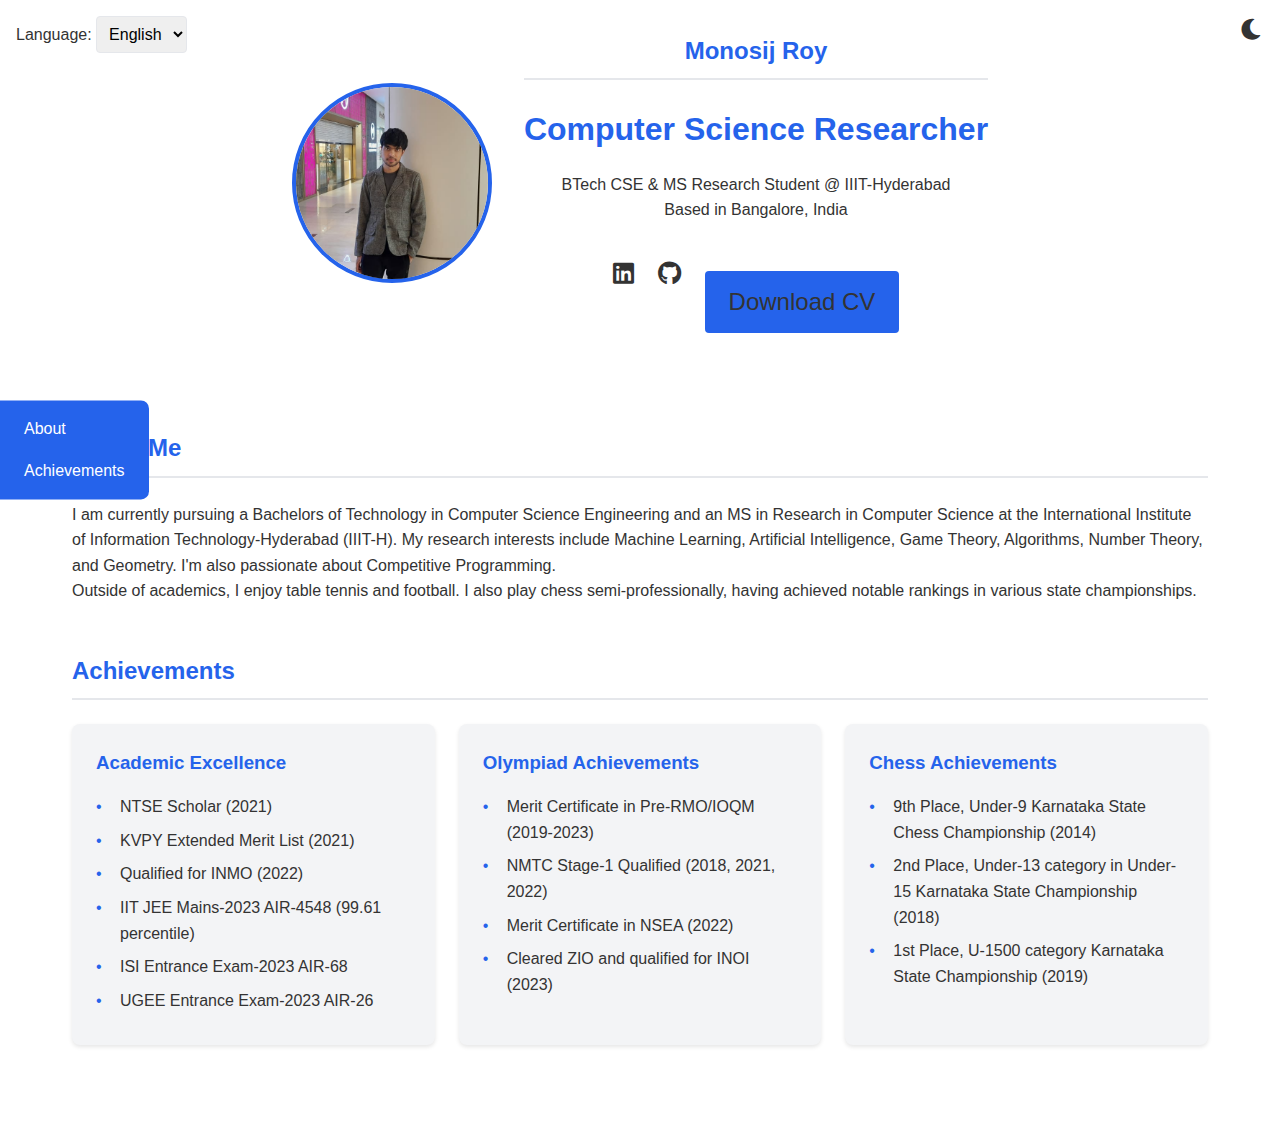
<file: index.html>
<!DOCTYPE html>
<html lang="en">
<head>
    <meta charset="UTF-8">
    <meta name="viewport" content="width=device-width, initial-scale=1.0">
    <title>Personal Portfolio</title>
    <link href="https://cdnjs.cloudflare.com/ajax/libs/font-awesome/6.0.0/css/all.min.css" rel="stylesheet">
    <style>
        :root {
            --primary-color: #2563eb;
            --text-color: #333;
            --bg-color: #fff;
            --card-bg: #f3f4f6;
            --border-color: #e5e7eb;
        }

        [data-theme="dark"] {
            --primary-color: #60a5fa;
            --text-color: #e5e7eb;
            --bg-color: #111827;
            --card-bg: #1f2937;
            --border-color: #374151;
        }

        * {
            margin: 0;
            padding: 0;
            box-sizing: border-box;
            transition: background-color 0.3s, color 0.3s;
        }

        body {
            font-family: -apple-system, BlinkMacSystemFont, 'Segoe UI', Roboto, Arial, sans-serif;
            line-height: 1.6;
            color: var(--text-color);
            background-color: var(--bg-color);
        }

        header {
            padding: 2rem;
            text-align: center;
            position: relative;
        }

        .theme-toggle {
            position: absolute;
            top: 1rem;
            right: 1rem;
            background: none;
            border: none;
            color: var(--text-color);
            cursor: pointer;
            font-size: 1.5rem;
        }

        .profile-section {
            display: flex;
            align-items: center;
            justify-content: center;
            gap: 2rem;
            flex-wrap: wrap;
            margin-bottom: 2rem;
        }

        .profile-img {
            width: 200px;
            height: 200px;
            border-radius: 50%;
            object-fit: cover;
            border: 4px solid var(--primary-color);
        }

        .profile-info {
            max-width: 600px;
        }

        .profile-info h1 {
            color: var(--primary-color);
            margin-bottom: 1rem;
        }

        main {
            max-width: 1200px;
            margin: 0 auto;
            padding: 2rem;
        }

        section {
            margin-bottom: 3rem;
        }

        h2 {
            color: var(--primary-color);
            margin-bottom: 1.5rem;
            border-bottom: 2px solid var(--border-color);
            padding-bottom: 0.5rem;
        }

        .achievements-grid {
            display: grid;
            grid-template-columns: repeat(auto-fit, minmax(300px, 1fr));
            gap: 1.5rem;
            margin-top: 1.5rem;
        }

        .achievement-card {
            background-color: var(--card-bg);
            padding: 1.5rem;
            border-radius: 8px;
            box-shadow: 0 2px 4px rgba(0, 0, 0, 0.1);
        }

        .achievement-card h3 {
            color: var(--primary-color);
            margin-bottom: 1rem;
        }

        .achievement-list {
            list-style-type: none;
        }

        .achievement-list li {
            margin-bottom: 0.5rem;
            padding-left: 1.5rem;
            position: relative;
        }

        .achievement-list li::before {
            content: "\2022";
            color: var(--primary-color);
            position: absolute;
            left: 0;
        }

        .social-links {
            display: flex;
            justify-content: center;
            gap: 1.5rem;
            margin-top: 2rem;
        }

        .social-links a {
            color: var(--text-color);
            font-size: 1.5rem;
            transition: color 0.3s;
        }

        .social-links a:hover {
            color: var(--primary-color);
        }

        .download-cv {
            display: inline-block;
            background-color: var(--primary-color);
            color: white;
            padding: 0.75rem 1.5rem;
            border-radius: 4px;
            text-decoration: none;
            margin-top: 1rem;
            transition: background-color 0.3s;
        }

        .download-cv:hover {
            background-color: #1d4ed8;
        }

        .floating-menu {
            position: fixed;
            top: 50%;
            left: 0;
            transform: translateY(-50%);
            background-color: var(--primary-color);
            color: white;
            border-radius: 0 8px 8px 0;
            padding: 0.5rem;
            z-index: 1000;
        }

        .floating-menu a {
            display: block;
            color: white;
            padding: 0.5rem 1rem;
            text-decoration: none;
            transition: background-color 0.3s;
        }

        .floating-menu a:hover {
            background-color: #1d4ed8;
        }

        .loading-screen {
            position: fixed;
            top: 0;
            left: 0;
            width: 100%;
            height: 100%;
            background-color: var(--bg-color);
            display: flex;
            align-items: center;
            justify-content: center;
            z-index: 9999;
            transition: opacity 0.3s;
        }

        .loading-screen.hidden {
            opacity: 0;
            pointer-events: none;
        }

        .language-switcher {
            position: absolute;
            top: 1rem;
            left: 1rem;
        }

        .language-switcher select {
            font-size: 1rem;
            padding: 0.5rem;
            border: 1px solid var(--border-color);
            border-radius: 4px;
        }

        @media (max-width: 768px) {
            .profile-section {
                text-align: center;
            }

            .achievements-grid {
                grid-template-columns: 1fr;
            }
        }
    </style>
</head>
<body>
    <div class="loading-screen" id="loading-screen">
        <h1>Loading...</h1>
    </div>

    <header>
        <button class="theme-toggle" aria-label="Toggle theme">
            <i class="fas fa-moon"></i>
        </button>
        <div class="language-switcher">
            <label for="language-select">Language:</label>
            <select id="language-select">
                <option value="en">English</option>
                <option value="hi">Hindi</option>
            </select>
        </div>
        <div class="profile-section">
            <img src="image.jpeg" alt="Profile Picture" class="profile-img">
            <div class="profile-info">
                <h2>Monosij Roy</h2> <!-- Your name displayed here -->
                <h1>Computer Science Researcher</h1>
                <p>BTech CSE & MS Research Student @ IIIT-Hyderabad</p>
                <p>Based in Bangalore, India</p>
                <div class="social-links">
                    <a href="https://www.linkedin.com/in/monosij-roy-9718b3286/" aria-label="LinkedIn"><i class="fab fa-linkedin"></i></a>
                    <a href="https://github.com/Leningrad-Sniper" aria-label="GitHub"><i class="fab fa-github"></i></a>
                    <a href="resume.pdf" class="download-cv">Download CV</a>
                </div>
            </div>
        </div>
    </header>

    <main>
        <section id="about">
            <h2>About Me</h2>
            <p>I am currently pursuing a Bachelors of Technology in Computer Science Engineering and an MS in Research
                in Computer Science at the International Institute of Information Technology-Hyderabad (IIIT-H). My research
                interests include Machine Learning, Artificial Intelligence, Game Theory, Algorithms, Number Theory, and Geometry.
                I'm also passionate about Competitive Programming.</p>
            <p>Outside of academics, I enjoy table tennis and football. I also play chess semi-professionally, having achieved
                notable rankings in various state championships.</p>
        </section>

        <section id="achievements">
            <h2>Achievements</h2>
            <div class="achievements-grid">
                <div class="achievement-card">
                    <h3>Academic Excellence</h3>
                    <ul class="achievement-list">
                        <li>NTSE Scholar (2021)</li>
                        <li>KVPY Extended Merit List (2021)</li>
                        <li>Qualified for INMO (2022)</li>
                        <li>IIT JEE Mains-2023 AIR-4548 (99.61 percentile)</li>
                        <li>ISI Entrance Exam-2023 AIR-68</li>
                        <li>UGEE Entrance Exam-2023 AIR-26</li>
                    </ul>
                </div>
                <div class="achievement-card">
                    <h3>Olympiad Achievements</h3>
                    <ul class="achievement-list">
                        <li>Merit Certificate in Pre-RMO/IOQM (2019-2023)</li>
                        <li>NMTC Stage-1 Qualified (2018, 2021, 2022)</li>
                        <li>Merit Certificate in NSEA (2022)</li>
                        <li>Cleared ZIO and qualified for INOI (2023)</li>
                    </ul>
                </div>
                <div class="achievement-card">
                    <h3>Chess Achievements</h3>
                    <ul class="achievement-list">
                        <li>9th Place, Under-9 Karnataka State Chess Championship (2014)</li>
                        <li>2nd Place, Under-13 category in Under-15 Karnataka State Championship (2018)</li>
                        <li>1st Place, U-1500 category Karnataka State Championship (2019)</li>
                    </ul>
                </div>
            </div>
        </section>
    </main>

    <nav class="floating-menu">
        <a href="#about">About</a>
        <a href="#achievements">Achievements</a>
    </nav>

    <script>
        const themeToggle = document.querySelector('.theme-toggle');
        const themeIcon = themeToggle.querySelector('i');

        function toggleTheme() {
            const currentTheme = document.documentElement.getAttribute('data-theme');
            const newTheme = currentTheme === 'dark' ? 'light' : 'dark';
            document.documentElement.setAttribute('data-theme', newTheme);

            // Update icon
            themeIcon.className = newTheme === 'dark' ? 'fas fa-sun' : 'fas fa-moon';

            // Save preference
            localStorage.setItem('theme', newTheme);
        }

        const loadingScreen = document.getElementById('loading-screen');
        window.addEventListener('load', () => {
            loadingScreen.classList.add('hidden');
        });

        const smoothLinks = document.querySelectorAll('a[href^="#"]');
        smoothLinks.forEach(link => {
            link.addEventListener('click', e => {
                e.preventDefault();
                const targetId = link.getAttribute('href').substring(1);
                const targetElement = document.getElementById(targetId);
                targetElement.scrollIntoView({ behavior: 'smooth' });
            });
        });

        themeToggle.addEventListener('click', toggleTheme);
        const translations = {
        en: {
            title: "Personal Portfolio",
            aboutTitle: "About Me",
            aboutText1: "I am currently pursuing a Bachelors of Technology in Computer Science Engineering and an MS in Research in Computer Science at the International Institute of Information Technology-Hyderabad (IIIT-H). My research interests include Machine Learning, Artificial Intelligence, Game Theory, Algorithms, Number Theory, and Geometry. I'm also passionate about Competitive Programming.",
            aboutText2: "Outside of academics, I enjoy table tennis and football. I also play chess semi-professionally, having achieved notable rankings in various state championships.",
            achievementsTitle: "Achievements",
            academicExcellence: "Academic Excellence",
            olympiadAchievements: "Olympiad Achievements",
            chessAchievements: "Chess Achievements",
            
            // Add more as needed
        },
        hi: {
            title: "व्यक्तिगत पोर्टफोलियो",
            aboutTitle: "मेरे बारे में",
            aboutText1: "मैं वर्तमान में अंतर्राष्ट्रीय सूचना प्रौद्योगिकी संस्थान-हैदराबाद (IIIT-H) में कंप्यूटर विज्ञान इंजीनियरिंग में प्रौद्योगिकी स्नातक और कंप्यूटर विज्ञान में अनुसंधान में एमएस कर रहा हूं। मेरे शोध रुचियों में मशीन लर्निंग, कृत्रिम बुद्धिमत्ता, खेल सिद्धांत, एल्गोरिदम, संख्या सिद्धांत और ज्यामिति शामिल हैं। मुझे प्रतिस्पर्धी प्रोग्रामिंग का भी शौक है।",
            aboutText2: "शैक्षणिक क्षेत्र के बाहर, मुझे टेबल टेनिस और फुटबॉल पसंद है। मैं शतरंज को अर्ध-पेशेवर रूप से खेलता हूं, और विभिन्न राज्य चैम्पियनशिप में उल्लेखनीय रैंकिंग प्राप्त की है।",
            achievementsTitle: "उपलब्धियां",
            academicExcellence: "शैक्षणिक उत्कृष्टता",
            olympiadAchievements: "ओलंपियाड उपलब्धियां",
            chessAchievements: "शतरंज उपलब्धियां",
            
            // Add more as needed
        }
    };

    document.getElementById('language-select').addEventListener('change', (event) => {
        const selectedLanguage = event.target.value;

        // Update the content dynamically
        document.title = translations[selectedLanguage].title;
        document.querySelector('#about h2').textContent = translations[selectedLanguage].aboutTitle;
        document.querySelector('#about p:nth-of-type(1)').textContent = translations[selectedLanguage].aboutText1;
        document.querySelector('#about p:nth-of-type(2)').textContent = translations[selectedLanguage].aboutText2;
        document.querySelector('#achievements h2').textContent = translations[selectedLanguage].achievementsTitle;

        // Update achievements
        const cards = document.querySelectorAll('.achievement-card h3');
        cards[0].textContent = translations[selectedLanguage].academicExcellence;
        cards[1].textContent = translations[selectedLanguage].olympiadAchievements;
        cards[2].textContent = translations[selectedLanguage].chessAchievements;
        
    });
    </script>
</body>
</html>
</file>
